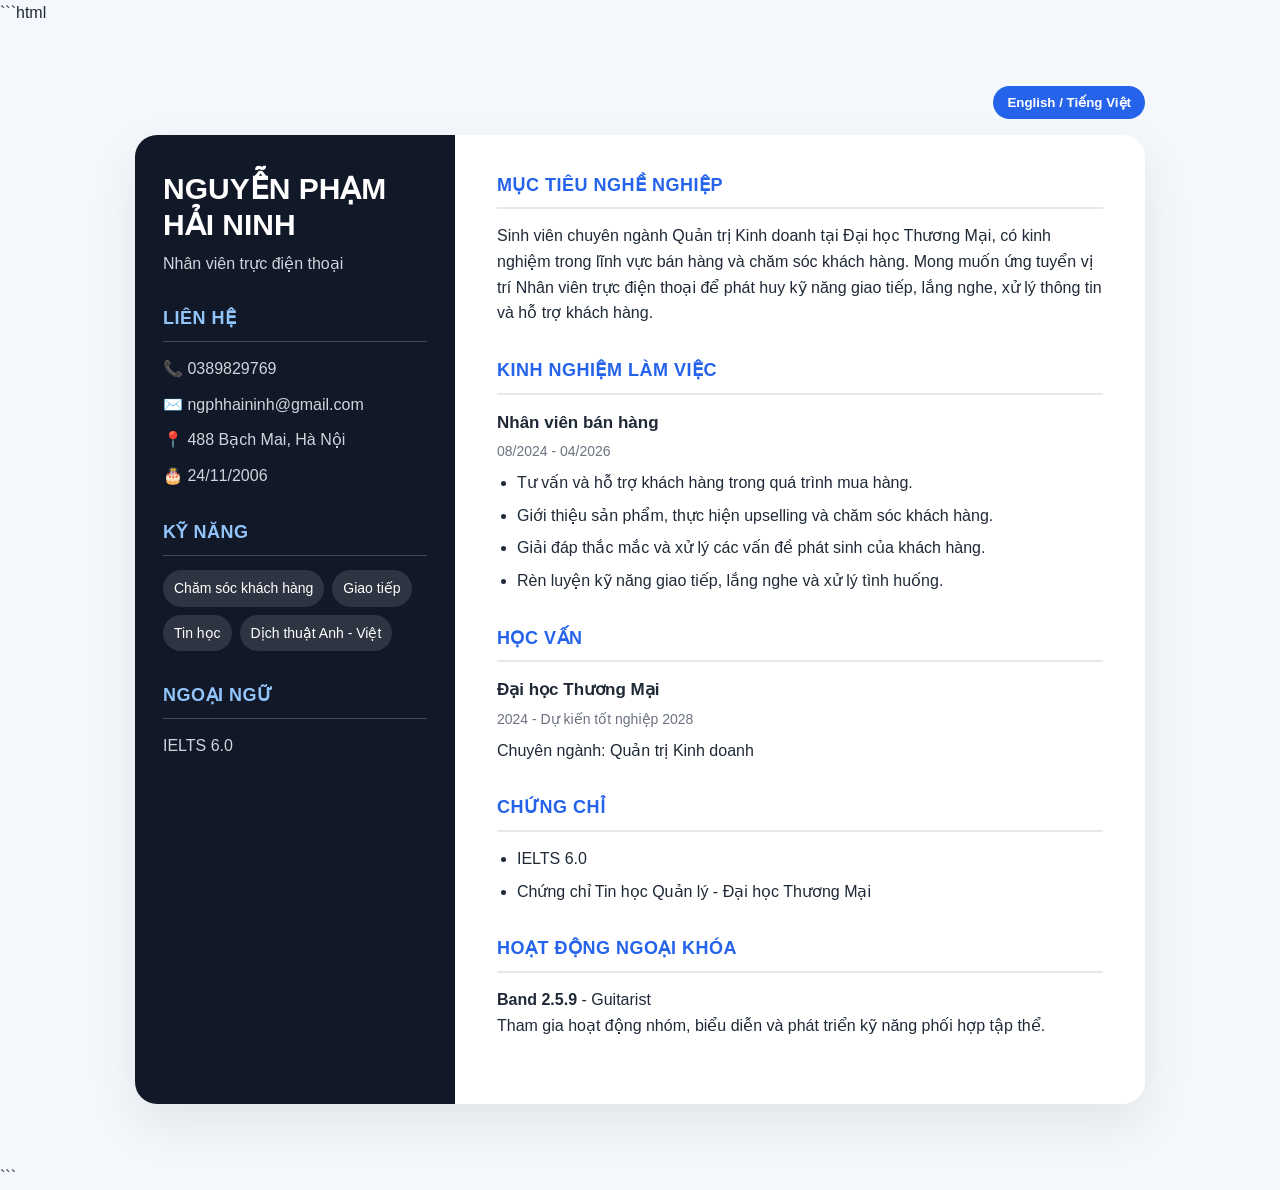
<file: index.html>
```html
<!DOCTYPE html>
<html lang="vi">
<head>
  <meta charset="UTF-8" />
  <meta name="viewport" content="width=device-width, initial-scale=1.0" />
  <title>Nguyễn Phạm Hải Ninh | CV</title>

  <style>
    :root {
      --bg: #f4f7fb;
      --card: #ffffff;
      --text: #1f2937;
      --muted: #6b7280;
      --primary: #2563eb;
      --line: #e5e7eb;
    }

    * {
      box-sizing: border-box;
      margin: 0;
      padding: 0;
    }

    body {
      font-family: Arial, sans-serif;
      background: var(--bg);
      color: var(--text);
      line-height: 1.6;
    }

    .container {
      max-width: 1050px;
      margin: 40px auto;
      padding: 20px;
    }

    .cv {
      display: grid;
      grid-template-columns: 320px 1fr;
      background: var(--card);
      border-radius: 22px;
      overflow: hidden;
      box-shadow: 0 20px 50px rgba(0,0,0,0.08);
    }

    .sidebar {
      background: #111827;
      color: white;
      padding: 36px 28px;
    }

    .main {
      padding: 36px 42px;
    }

    .name {
      font-size: 30px;
      line-height: 1.2;
      margin-bottom: 8px;
      text-transform: uppercase;
    }

    .role {
      color: #93c5fd;
      font-size: 16px;
      margin-bottom: 28px;
    }

    .section {
      margin-bottom: 30px;
    }

    .section h2 {
      font-size: 18px;
      margin-bottom: 14px;
      padding-bottom: 8px;
      border-bottom: 2px solid var(--line);
      color: var(--primary);
      text-transform: uppercase;
      letter-spacing: 0.5px;
    }

    .sidebar .section h2 {
      color: #93c5fd;
      border-bottom: 1px solid rgba(255,255,255,0.2);
    }

    .item {
      margin-bottom: 18px;
    }

    .item h3 {
      font-size: 17px;
      margin-bottom: 4px;
    }

    .time {
      color: var(--muted);
      font-size: 14px;
      margin-bottom: 8px;
    }

    .sidebar .time,
    .sidebar p,
    .sidebar li {
      color: #d1d5db;
    }

    ul {
      padding-left: 20px;
    }

    li {
      margin-bottom: 7px;
    }

    .contact p {
      margin-bottom: 10px;
      word-break: break-word;
    }

    .skills {
      display: flex;
      flex-wrap: wrap;
      gap: 8px;
    }

    .skill {
      background: #eaf1ff;
      color: #1d4ed8;
      padding: 7px 11px;
      border-radius: 999px;
      font-size: 14px;
    }

    .sidebar .skill {
      background: rgba(255,255,255,0.12);
      color: white;
    }

    .lang-switch {
      text-align: right;
      margin-bottom: 16px;
    }

    button {
      border: none;
      background: var(--primary);
      color: white;
      padding: 9px 14px;
      border-radius: 999px;
      cursor: pointer;
      font-weight: bold;
    }

    button:hover {
      opacity: 0.9;
    }

    .hidden {
      display: none;
    }

    @media (max-width: 800px) {
      .cv {
        grid-template-columns: 1fr;
      }

      .main {
        padding: 30px 24px;
      }

      .sidebar {
        padding: 30px 24px;
      }
    }
  </style>
</head>

<body>
  <div class="container">
    <div class="lang-switch">
      <button onclick="switchLang()">English / Tiếng Việt</button>
    </div>

    <!-- VIETNAMESE CV -->
    <div id="vi" class="cv">
      <aside class="sidebar">
        <h1 class="name">Nguyễn Phạm<br>Hải Ninh</h1>
        <p class="role">Nhân viên trực điện thoại</p>

        <div class="section contact">
          <h2>Liên hệ</h2>
          <p>📞 0389829769</p>
          <p>✉️ ngphhaininh@gmail.com</p>
          <p>📍 488 Bạch Mai, Hà Nội</p>
          <p>🎂 24/11/2006</p>
        </div>

        <div class="section">
          <h2>Kỹ năng</h2>
          <div class="skills">
            <span class="skill">Chăm sóc khách hàng</span>
            <span class="skill">Giao tiếp</span>
            <span class="skill">Tin học</span>
            <span class="skill">Dịch thuật Anh - Việt</span>
          </div>
        </div>

        <div class="section">
          <h2>Ngoại ngữ</h2>
          <p>IELTS 6.0</p>
        </div>
      </aside>

      <main class="main">
        <div class="section">
          <h2>Mục tiêu nghề nghiệp</h2>
          <p>
            Sinh viên chuyên ngành Quản trị Kinh doanh tại Đại học Thương Mại,
            có kinh nghiệm trong lĩnh vực bán hàng và chăm sóc khách hàng.
            Mong muốn ứng tuyển vị trí Nhân viên trực điện thoại để phát huy
            kỹ năng giao tiếp, lắng nghe, xử lý thông tin và hỗ trợ khách hàng.
          </p>
        </div>

        <div class="section">
          <h2>Kinh nghiệm làm việc</h2>
          <div class="item">
            <h3>Nhân viên bán hàng</h3>
            <p class="time">08/2024 - 04/2026</p>
            <ul>
              <li>Tư vấn và hỗ trợ khách hàng trong quá trình mua hàng.</li>
              <li>Giới thiệu sản phẩm, thực hiện upselling và chăm sóc khách hàng.</li>
              <li>Giải đáp thắc mắc và xử lý các vấn đề phát sinh của khách hàng.</li>
              <li>Rèn luyện kỹ năng giao tiếp, lắng nghe và xử lý tình huống.</li>
            </ul>
          </div>
        </div>

        <div class="section">
          <h2>Học vấn</h2>
          <div class="item">
            <h3>Đại học Thương Mại</h3>
            <p class="time">2024 - Dự kiến tốt nghiệp 2028</p>
            <p>Chuyên ngành: Quản trị Kinh doanh</p>
          </div>
        </div>

        <div class="section">
          <h2>Chứng chỉ</h2>
          <ul>
            <li>IELTS 6.0</li>
            <li>Chứng chỉ Tin học Quản lý - Đại học Thương Mại</li>
          </ul>
        </div>

        <div class="section">
          <h2>Hoạt động ngoại khóa</h2>
          <p><strong>Band 2.5.9</strong> - Guitarist</p>
          <p>Tham gia hoạt động nhóm, biểu diễn và phát triển kỹ năng phối hợp tập thể.</p>
        </div>
      </main>
    </div>

    <!-- ENGLISH CV -->
    <div id="en" class="cv hidden">
      <aside class="sidebar">
        <h1 class="name">Nguyen Pham<br>Hai Ninh</h1>
        <p class="role">Telephone Operator</p>

        <div class="section contact">
          <h2>Contact</h2>
          <p>📞 +84 389 829 769</p>
          <p>✉️ ngphhaininh@gmail.com</p>
          <p>📍 488 Bach Mai, Hanoi, Vietnam</p>
          <p>🎂 24/11/2006</p>
        </div>

        <div class="section">
          <h2>Skills</h2>
          <div class="skills">
            <span class="skill">Customer Service</span>
            <span class="skill">Telephone Communication</span>
            <span class="skill">Problem Solving</span>
            <span class="skill">Microsoft Office</span>
            <span class="skill">Teamwork</span>
            <span class="skill">English-Vietnamese Translation</span>
          </div>
        </div>

        <div class="section">
          <h2>Language</h2>
          <p>English - IELTS 6.0</p>
        </div>
      </aside>

      <main class="main">
        <div class="section">
          <h2>Professional Summary</h2>
          <p>
            Business Administration student at Thuong Mai University with
            experience in sales and customer service. Strong communication
            skills, IELTS 6.0, and the ability to handle customer inquiries
            professionally. Seeking a Telephone Operator or Customer Service
            position to further develop communication and customer support skills.
          </p>
        </div>

        <div class="section">
          <h2>Work Experience</h2>
          <div class="item">
            <h3>Sales Associate</h3>
            <p class="time">08/2024 - 04/2026</p>
            <ul>
              <li>Assisted customers with product selection and purchasing decisions.</li>
              <li>Provided product information and customer support professionally.</li>
              <li>Performed upselling to increase sales opportunities.</li>
              <li>Handled customer inquiries and solved basic customer issues.</li>
              <li>Developed communication, listening, and problem-solving skills.</li>
            </ul>
          </div>
        </div>

        <div class="section">
          <h2>Education</h2>
          <div class="item">
            <h3>Thuong Mai University</h3>
            <p class="time">2024 - Expected 2028</p>
            <p>Major: Business Administration</p>
          </div>
        </div>

        <div class="section">
          <h2>Certificates</h2>
          <ul>
            <li>IELTS 6.0</li>
            <li>Management Informatics Certificate - Thuong Mai University</li>
          </ul>
        </div>

        <div class="section">
          <h2>Extracurricular Activities</h2>
          <p><strong>Band 2.5.9</strong> - Guitarist</p>
          <p>Participated in team performances and developed collaboration skills.</p>
        </div>
      </main>
    </div>
  </div>

  <script>
    function switchLang() {
      const vi = document.getElementById("vi");
      const en = document.getElementById("en");

      vi.classList.toggle("hidden");
      en.classList.toggle("hidden");
    }
  </script>
</body>
</html>
```
</file>
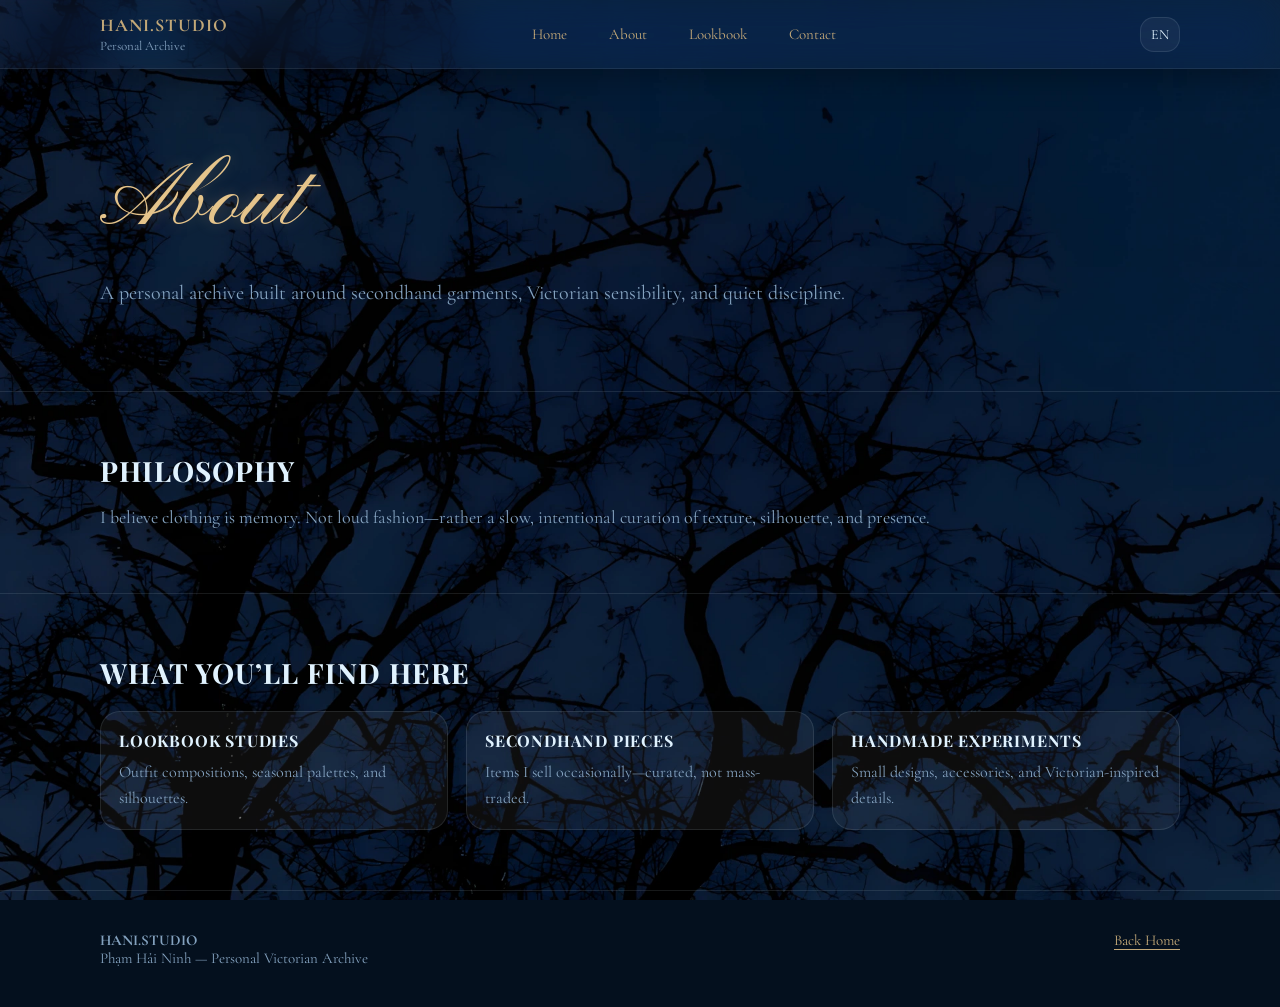
<file: about.html>
<!DOCTYPE html>
<html lang="en">
<head>
  <meta charset="UTF-8" />
  <meta name="viewport" content="width=device-width, initial-scale=1.0"/>
  <title>About — HANI.STUDIO</title>
<link rel="icon" type="image/png" href="assets/img/favicon.png">
<link rel="preconnect" href="https://fonts.googleapis.com">
<link rel="preconnect" href="https://fonts.gstatic.com" crossorigin>
<link href="https://fonts.googleapis.com/css2?family=Cormorant+Garamond:ital,wght@0,300;0,400;1,300;1,400&family=Pinyon+Script&family=Playfair+Display:wght@400;600&display=swap" rel="stylesheet">
  <link rel="stylesheet" href="assets/css/style.css">
</head>

<body>
  <header class="nav">
    <div class="container nav-inner">
      <div class="brand">
        <div class="name">HANI.STUDIO</div>
        <div class="sub" data-en="Personal Archive" data-vi="Kho lưu trữ cá nhân"></div>
      </div>

      <nav class="menu">
        <a href="index.html" data-en="Home" data-vi="Trang chủ"></a>
        <a href="about.html" data-en="About" data-vi="Giới thiệu"></a>
        <a href="lookbook.html" data-en="Lookbook" data-vi="Bộ sưu tập"></a>
        <a href="contact.html" data-en="Contact" data-vi="Liên hệ"></a>
      </nav>

      <div class="controls">
        <button class="btn" id="langBtn">EN</button>
      </div>
    </div>
  </header>

  <main>
    <section class="hero">
      <div class="container fade">
        <h1 data-en="About" data-vi="Giới thiệu"></h1>
        <p data-en="A personal archive built around secondhand garments, Victorian sensibility, and quiet discipline."
           data-vi="Kho lưu trữ cá nhân xoay quanh đồ secondhand, tinh thần Victorian và một kiểu kỷ luật trầm lặng."></p>
      </div>
    </section>

    <section class="section">
      <div class="container fade">
        <h2 data-en="Philosophy" data-vi="Triết lý"></h2>
        <p data-en="I believe clothing is memory. Not loud fashion—rather a slow, intentional curation of texture, silhouette, and presence."
           data-vi="Tôi tin rằng quần áo là ký ức. Không phải thời trang ồn ào—mà là sự tuyển chọn chậm rãi, có chủ đích về chất liệu, form dáng và khí chất."></p>
      </div>
    </section>

    <section class="section">
      <div class="container fade">
        <h2 data-en="What You’ll Find Here" data-vi="Bạn sẽ thấy gì ở đây"></h2>
        <div class="grid">
          <div class="card fade">
            <h3 data-en="Lookbook Studies" data-vi="Lookbook nghiên cứu"></h3>
            <p data-en="Outfit compositions, seasonal palettes, and silhouettes."
               data-vi="Cách phối outfit, bảng màu theo mùa và form dáng."></p>
          </div>

          <div class="card fade">
            <h3 data-en="Secondhand Pieces" data-vi="Đồ secondhand tuyển chọn"></h3>
            <p data-en="Items I sell occasionally—curated, not mass-traded."
               data-vi="Những món tôi bán theo thời điểm—được chọn lọc, không bán đại trà."></p>
          </div>

          <div class="card fade">
            <h3 data-en="Handmade Experiments" data-vi="Thử nghiệm handmade"></h3>
            <p data-en="Small designs, accessories, and Victorian-inspired details."
               data-vi="Những thiết kế nhỏ, phụ kiện và chi tiết lấy cảm hứng Victorian."></p>
          </div>
        </div>
      </div>
    </section>
  </main>

  <footer class="footer">
    <div class="container footer-grid">
      <div>
        <div><strong>HANI.STUDIO</strong></div>
        <div data-en="Phạm Hải Ninh — Personal Victorian Archive"
             data-vi="Phạm Hải Ninh — Kho lưu trữ Victorian cá nhân"></div>
      </div>
      <div>
        <a href="index.html" data-en="Back Home" data-vi="Về trang chủ"></a>
      </div>
    </div>
  </footer>

  <script src="assets/js/main.js"></script>
</body>
</html>
</file>
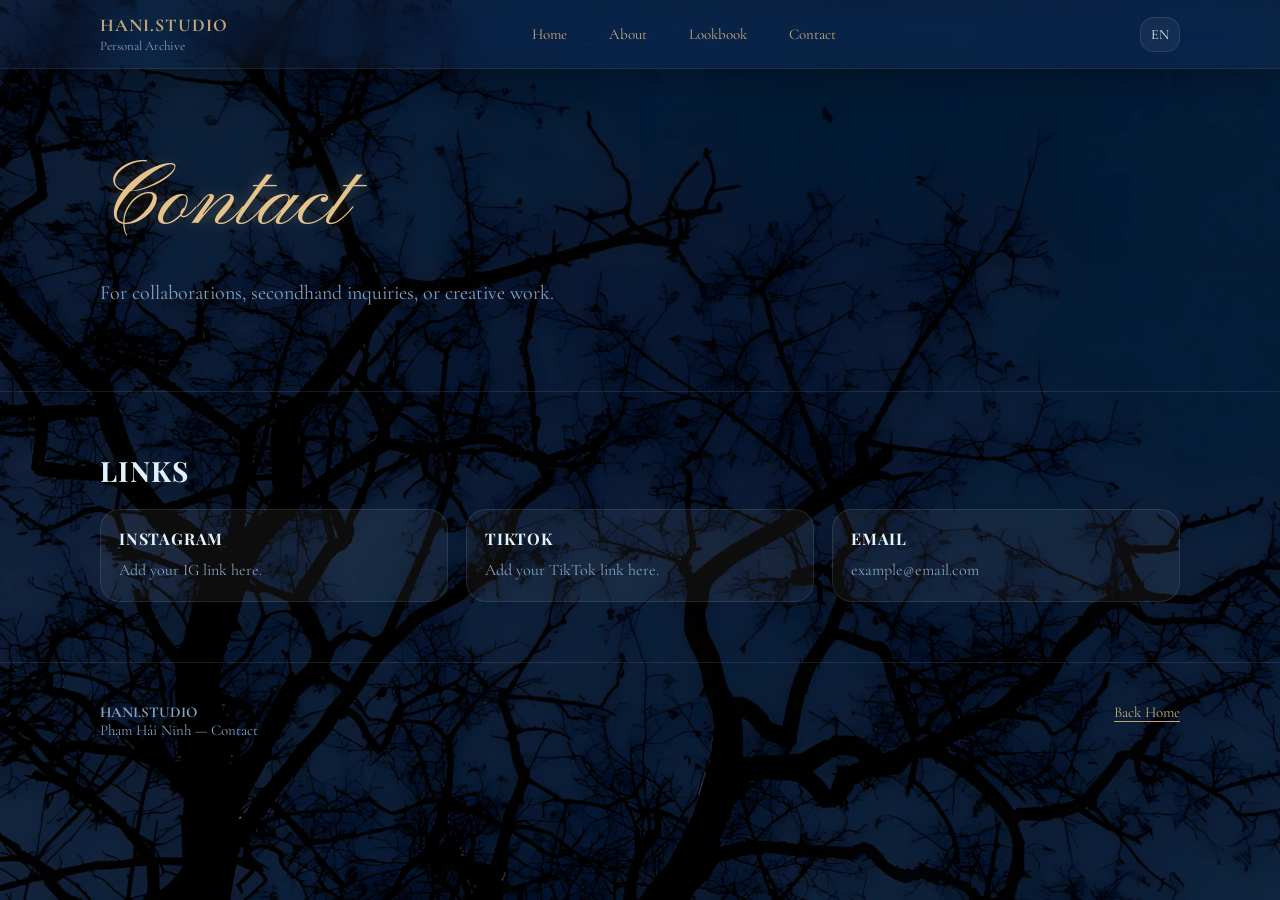
<file: contact.html>
<!DOCTYPE html>
<html lang="en">
<head>
  <meta charset="UTF-8" />
  <meta name="viewport" content="width=device-width, initial-scale=1.0"/>
  <title>Contact — HANI.STUDIO</title>
<link rel="icon" type="image/png" href="assets/img/favicon.png">
<link rel="preconnect" href="https://fonts.googleapis.com">
<link rel="preconnect" href="https://fonts.gstatic.com" crossorigin>
<link href="https://fonts.googleapis.com/css2?family=Cormorant+Garamond:ital,wght@0,300;0,400;1,300;1,400&family=Pinyon+Script&family=Playfair+Display:wght@400;600&display=swap" rel="stylesheet">
  <link rel="stylesheet" href="assets/css/style.css">
</head>

<body>
  <header class="nav">
    <div class="container nav-inner">
      <div class="brand">
        <div class="name">HANI.STUDIO</div>
        <div class="sub" data-en="Personal Archive" data-vi="Kho lưu trữ cá nhân"></div>
      </div>

      <nav class="menu">
        <a href="index.html" data-en="Home" data-vi="Trang chủ"></a>
        <a href="about.html" data-en="About" data-vi="Giới thiệu"></a>
        <a href="lookbook.html" data-en="Lookbook" data-vi="Bộ sưu tập"></a>
        <a href="contact.html" data-en="Contact" data-vi="Liên hệ"></a>
      </nav>

      <div class="controls">
        <button class="btn" id="langBtn">EN</button>
      </div>
    </div>
  </header>

  <main>
    <section class="hero">
      <div class="container fade">
        <h1 data-en="Contact" data-vi="Liên hệ"></h1>
        <p data-en="For collaborations, secondhand inquiries, or creative work."
           data-vi="Dành cho hợp tác, hỏi mua đồ secondhand, hoặc công việc sáng tạo."></p>
      </div>
    </section>

    <section class="section">
      <div class="container fade">
        <h2 data-en="Links" data-vi="Liên kết"></h2>
        <div class="grid">
          <div class="card fade">
            <h3>Instagram</h3>
            <p data-en="Add your IG link here."
               data-vi="Thêm link Instagram của bạn tại đây."></p>
          </div>

          <div class="card fade">
            <h3>TikTok</h3>
            <p data-en="Add your TikTok link here."
               data-vi="Thêm link TikTok của bạn tại đây."></p>
          </div>

          <div class="card fade">
            <h3>Email</h3>
            <p data-en="example@email.com"
               data-vi="example@email.com"></p>
          </div>
        </div>
      </div>
    </section>
  </main>

  <footer class="footer">
    <div class="container footer-grid">
      <div>
        <div><strong>HANI.STUDIO</strong></div>
        <div data-en="Phạm Hải Ninh — Contact"
             data-vi="Phạm Hải Ninh — Liên hệ"></div>
      </div>

      <div>
        <a href="index.html" data-en="Back Home" data-vi="Về trang chủ"></a>
      </div>
    </div>
  </footer>

  <script src="assets/js/main.js"></script>
</body>
</html>
</file>
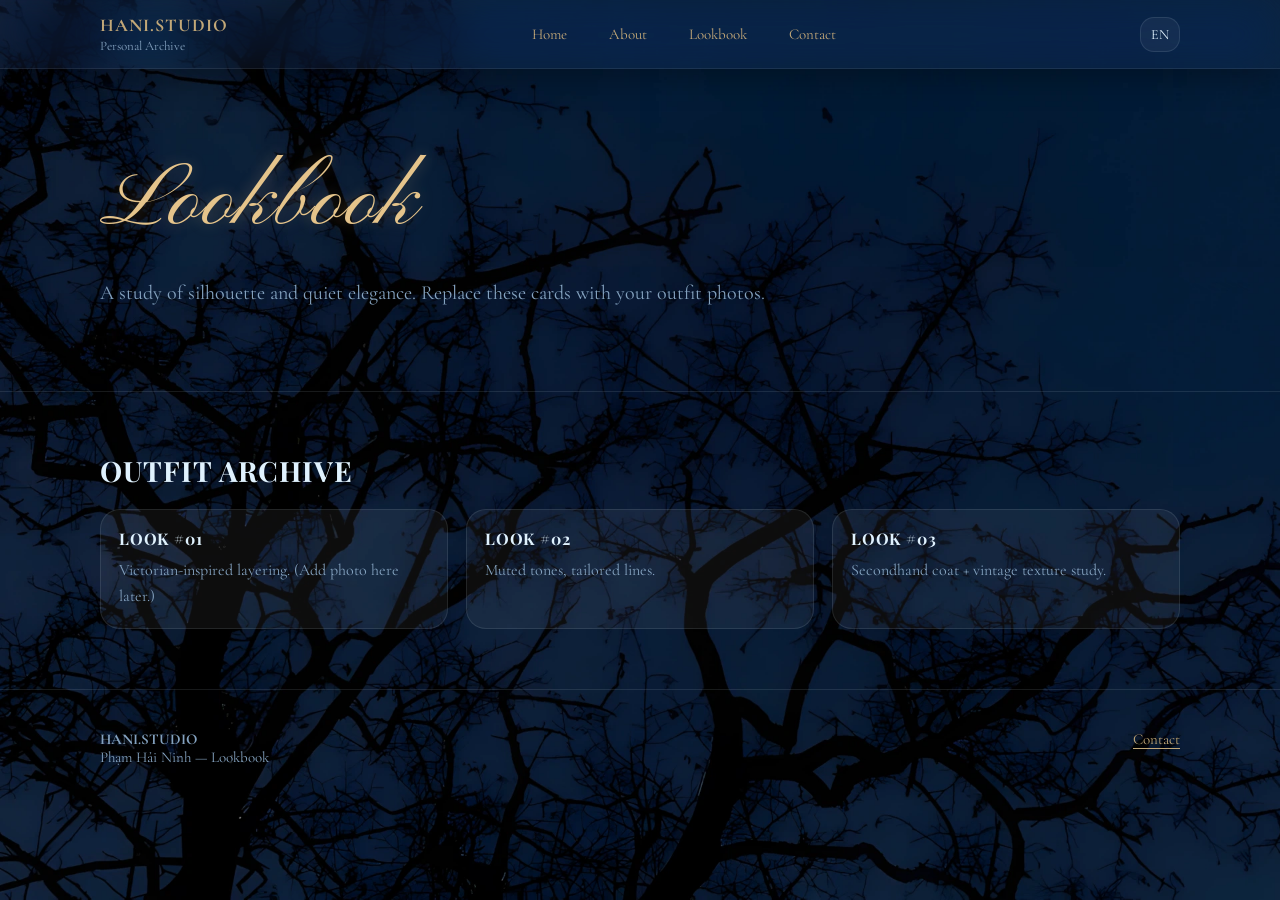
<file: lookbook.html>
<!DOCTYPE html>
<html lang="en">
<head>
  <meta charset="UTF-8" />
  <meta name="viewport" content="width=device-width, initial-scale=1.0"/>
  <title>Lookbook — HANI.STUDIO</title>
<link rel="icon" type="image/png" href="assets/img/favicon.png">
<link rel="preconnect" href="https://fonts.googleapis.com">
<link rel="preconnect" href="https://fonts.gstatic.com" crossorigin>
<link href="https://fonts.googleapis.com/css2?family=Cormorant+Garamond:ital,wght@0,300;0,400;1,300;1,400&family=Pinyon+Script&family=Playfair+Display:wght@400;600&display=swap" rel="stylesheet">
  <link rel="stylesheet" href="assets/css/style.css">
</head>

<body>
  <header class="nav">
    <div class="container nav-inner">
      <div class="brand">
        <div class="name">HANI.STUDIO</div>
        <div class="sub" data-en="Personal Archive" data-vi="Kho lưu trữ cá nhân"></div>
      </div>

      <nav class="menu">
        <a href="index.html" data-en="Home" data-vi="Trang chủ"></a>
        <a href="about.html" data-en="About" data-vi="Giới thiệu"></a>
        <a href="lookbook.html" data-en="Lookbook" data-vi="Bộ sưu tập"></a>
        <a href="contact.html" data-en="Contact" data-vi="Liên hệ"></a>
      </nav>

      <div class="controls">
        <button class="btn" id="langBtn">EN</button>
      </div>
    </div>
  </header>

  <main>
    <section class="hero">
      <div class="container fade">
        <h1 data-en="Lookbook" data-vi="Lookbook"></h1>
        <p data-en="A study of silhouette and quiet elegance. Replace these cards with your outfit photos."
           data-vi="Nghiên cứu về form dáng và sự thanh lịch trầm lặng. Bạn có thể thay các thẻ này bằng ảnh outfit của mình."></p>
      </div>
    </section>

    <section class="section">
      <div class="container fade">
        <h2 data-en="Outfit Archive" data-vi="Kho outfit"></h2>

        <div class="grid">
          <div class="card fade">
            <h3 data-en="Look #01" data-vi="Look #01"></h3>
            <p data-en="Victorian-inspired layering. (Add photo here later.)"
               data-vi="Layering phong cách Victorian. (Thêm ảnh sau.)"></p>
          </div>

          <div class="card fade">
            <h3 data-en="Look #02" data-vi="Look #02"></h3>
            <p data-en="Muted tones, tailored lines."
               data-vi="Tông trầm, đường nét gọn gàng."></p>
          </div>

          <div class="card fade">
            <h3 data-en="Look #03" data-vi="Look #03"></h3>
            <p data-en="Secondhand coat + vintage texture study."
               data-vi="Áo khoác secondhand + nghiên cứu texture vintage."></p>
          </div>
        </div>
      </div>
    </section>
  </main>

  <footer class="footer">
    <div class="container footer-grid">
      <div>
        <div><strong>HANI.STUDIO</strong></div>
        <div data-en="Phạm Hải Ninh — Lookbook"
             data-vi="Phạm Hải Ninh — Lookbook"></div>
      </div>
      <div>
        <a href="contact.html" data-en="Contact" data-vi="Liên hệ"></a>
      </div>
    </div>
  </footer>

  <script src="assets/js/main.js"></script>
</body>
</html>
</file>
<file: assets/css/style.css>
:root {
    --bg: #04101e;
    /* Xanh thẫm rất tối */
    --bg2: #081a2e;
    --text: #e0f2fe;
    /* Màu chữ trắng xanh nhạt */
    --muted: #84a2bf;
    --accent: #c2a878;
    --border: rgba(224, 242, 254, 0.1);
    --shadow: 0 12px 40px rgba(0, 0, 0, 0.6);
    --card: rgba(255, 255, 255, 0.05);
}

* {
    box-sizing: border-box;
}

html {
    scroll-behavior: smooth;
}

body {
    margin: 0;
    font-family: "Cormorant Garamond", serif;
    background-color: var(--bg);
    /* Nền tối dự phòng phòng khi mạng lag chưa tải được ảnh */
    background-image: url('../img/wallpic.webp');
    /* ĐƯỜNG DẪN CHUẨN LÀ ĐÂY */
    background-size: cover;
    background-position: center;
    background-attachment: fixed;
    color: var(--text);
}

a {
    color: inherit;
    text-decoration: none;
}

.container {
    width: min(1080px, 92%);
    margin: 0 auto;
}

.nav {
    position: sticky;
    top: 0;
    z-index: 50;

    /* --- HIỆU ỨNG APPLE LIQUID GLASS --- */
    background: rgba(255, 255, 255, 0.03);
    /* Lớp kính trong suốt gần như vô hình */
    backdrop-filter: blur(24px) saturate(150%);
    /* Làm nhòe và rực rỡ hình ảnh/chữ chạy phía sau */
    -webkit-backdrop-filter: blur(24px) saturate(150%);
    /* Hỗ trợ riêng cho Safari/iOS */
    border-bottom: 1px solid rgba(255, 255, 255, 0.08);
    /* Cạnh viền kính phản chiếu ánh sáng cực mỏng */
    box-shadow: 0 8px 32px 0 rgba(0, 0, 0, 0.3);
    /* Bóng đổ hắt xuống tạo cảm giác tấm kính nổi lên */
}
.nav-inner {
    display: flex;
    align-items: center;
    justify-content: space-between;
    padding: 14px 0;
}

.brand {
    display: flex;
    flex-direction: column;
    gap: 2px;
}

.brand .name {
    font-family: "Cormorant Garamond", serif;
    font-weight: 700;
    font-size: 18px;
    letter-spacing: 1px;
    text-transform: uppercase;
    color: var(--accent);
    /* Thêm dòng này để đổi sang màu đỏ rượu */
}

.brand .sub {
    font-size: 13px;
    color: var(--muted);
}

.menu {
    display: flex;
    gap: 18px;
    align-items: center;
    font-size: 15px;
}

.menu a {
    padding: 10px 12px;
    border-radius: 10px;
    transition: 0.2s;
    color: var(--muted);
    color: var(--accent);
    /* Đổi từ var(--muted) sang đỏ rượu */
}

.menu a:hover {
    color: var(--text);
    background: rgba(0, 0, 0, 0.05);
}

.controls {
    display: flex;
    gap: 10px;
    align-items: center;
}

.btn {
    border: 1px solid var(--border);
    background: var(--card);
    color: var(--text);
    padding: 8px 10px;
    border-radius: 14px;
    cursor: pointer;
    font-family: inherit;
    font-size: 14px;
    transition: 0.2s;
}

.btn:hover {
    transform: translateY(-1px);
    box-shadow: var(--shadow);
}

.hero {
    padding: 80px 0 60px;
}

.hero-grid {
    display: grid;
    grid-template-columns: 1.2fr 0.8fr;
    gap: 40px;
    align-items: center;
}

@media (max-width: 860px) {
    .hero-grid {
        grid-template-columns: 1fr;
    }
}

.hero h1 {
    /* GIỮ NGUYÊN SETTING CŨ ĐỂ CHỮ THANH MẢNH */
    font-family: 'Pinyon Script', cursive !important;
    font-weight: 400; /* Trả lại độ mảnh ban đầu */
    font-size: clamp(60px, 9vw, 90px);
    line-height: 1.2;
    
    /* MÀU VÀNG CHAMPAGNE SÁNG (hoặc cậu dùng #c2a878) */
    color: #E5C48B; 
    
    margin: 0 0 20px;
    text-transform: none;
    letter-spacing: 1px;
    
    /* FIX LỖI CHỮ BÉO: Chỉ dùng 1 quầng sáng mờ tịt ở xa, KHÔNG dùng lõi sáng */
    text-shadow: 
        0 0 15px rgba(229, 196, 139, 0.3); 
}

.hero p {
    font-size: 20px;
    line-height: 1.6;
    color: var(--muted);
    margin: 0 0 22px;
}

.hero .tagline {
    font-style: italic;
    font-size: 18px;
    opacity: 0.95;
}

.hero-card {
    border: 1px solid var(--border);
    border-radius: 22px;
    padding: 18px;
    background: var(--card);
    box-shadow: var(--shadow);
}

.hero-card .frame {
    border: 3px double var(--border);
    /* Đổi từ dashed sang double */
    border-radius: 2px;
    /* Góc nhọn hoặc bo rất nhẹ sẽ ra chất Gothic hơn là bo tròn 18px */
    padding: 18px;
    min-height: 240px;
    display: grid;
    place-items: center;
    text-align: center;
    color: var(--muted);
}

.section {
    padding: 60px 0;
    border-top: 1px solid var(--border);
}

.section h2 {
    font-family: "Playfair Display", serif; /* Đổi thành Playfair Display */
    letter-spacing: 1px;
    margin: 0 0 14px;
    font-size: 28px;
    text-transform: uppercase; /* Thêm dòng này để ép chữ in hoa */
}

.section p {
    margin: 0;
    font-size: 18px;
    line-height: 1.65;
    color: var(--muted);
}

.grid {
    margin-top: 20px;
    display: grid;
    grid-template-columns: repeat(3, 1fr);
    gap: 18px;
}

@media (max-width: 860px) {
    .grid {
        grid-template-columns: 1fr;
    }
}

.card {
    border: 1px solid var(--border);
    background: var(--card);
    border-radius: 20px;
    padding: 18px;
    transition: 0.2s;
}

.card:hover {
    transform: translateY(-2px);
    box-shadow: var(--shadow);
}

.card h3 {
    margin: 0 0 8px;
    font-family: "Playfair Display", serif; /* Đổi thành Playfair Display */
    font-size: 16px;
    letter-spacing: 0.8px;
    text-transform: uppercase; /* Thêm dòng này để ép chữ in hoa */
}

.card p {
    margin: 0;
    font-size: 16px;
}

.footer {
    padding: 40px 0;
    border-top: 1px solid var(--border);
    color: var(--muted);
    font-size: 15px;
}

.footer-grid {
    display: flex;
    justify-content: space-between;
    gap: 20px;
    flex-wrap: wrap;
}

.footer a {
    color: var(--accent);
    text-decoration: underline;
    text-decoration-thickness: 1px;
    text-underline-offset: 4px;
}

.fade {
    opacity: 0;
    transform: translateY(12px);
    transition: 0.8s ease;
}

.fade.show {
    opacity: 1;
    transform: translateY(0);
}

/* --- TỐI ƯU CHO ĐIỆN THOẠI (Mobile UI) --- */
@media (max-width: 768px) {
    .nav-inner {
        flex-wrap: wrap; /* Cho phép các khối rớt dòng */
        justify-content: center; 
        gap: 15px;
        position: relative;
    }
    
    .brand {
        flex: 1 1 100%; /* Ép Logo chiếm trọn hàng đầu tiên */
        text-align: center;
    }
    
    .menu {
        justify-content: center;
        flex-wrap: wrap; /* Chữ menu dài quá sẽ tự rớt dòng */
        gap: 12px;
        font-size: 14px;
    }
    
    .controls {
        position: absolute; /* Neo nút EN/VI ở góc trên cùng bên phải */
        top: 15px;
        right: 0;
    }
}
</file>
